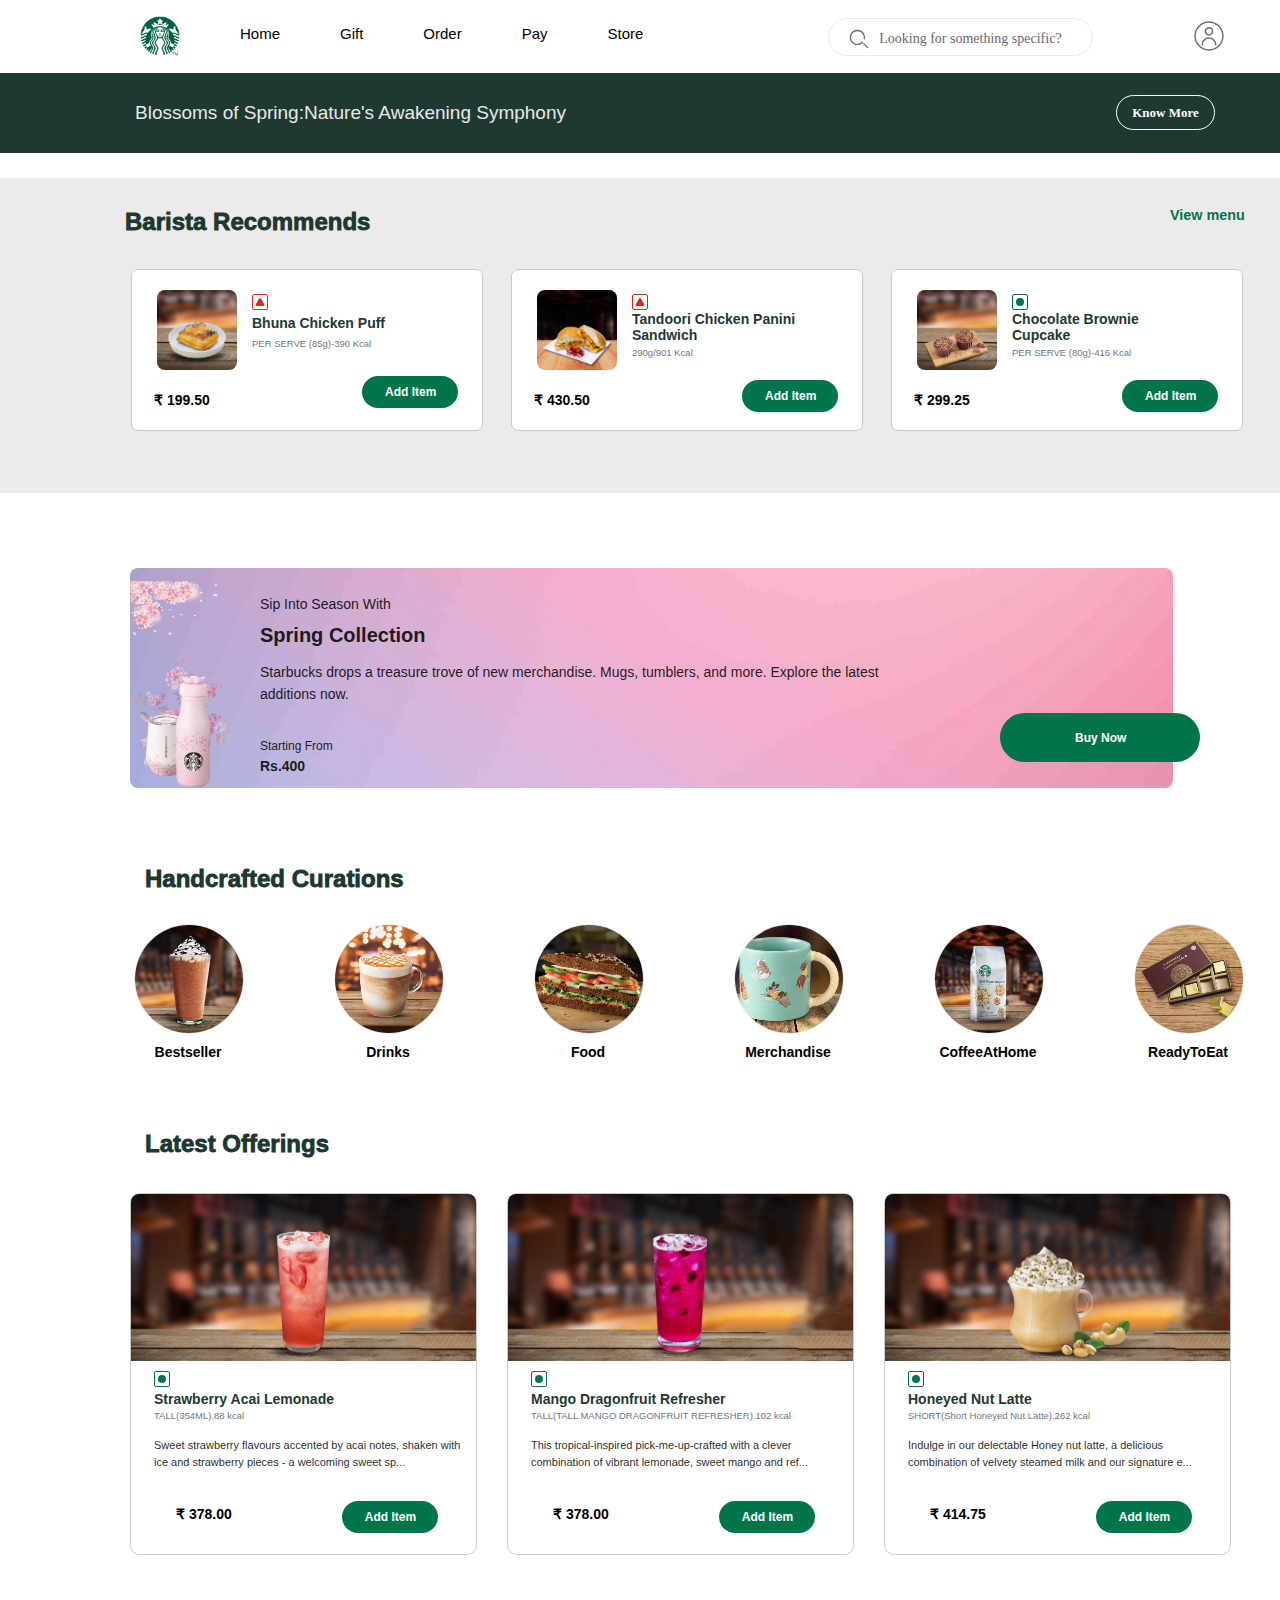
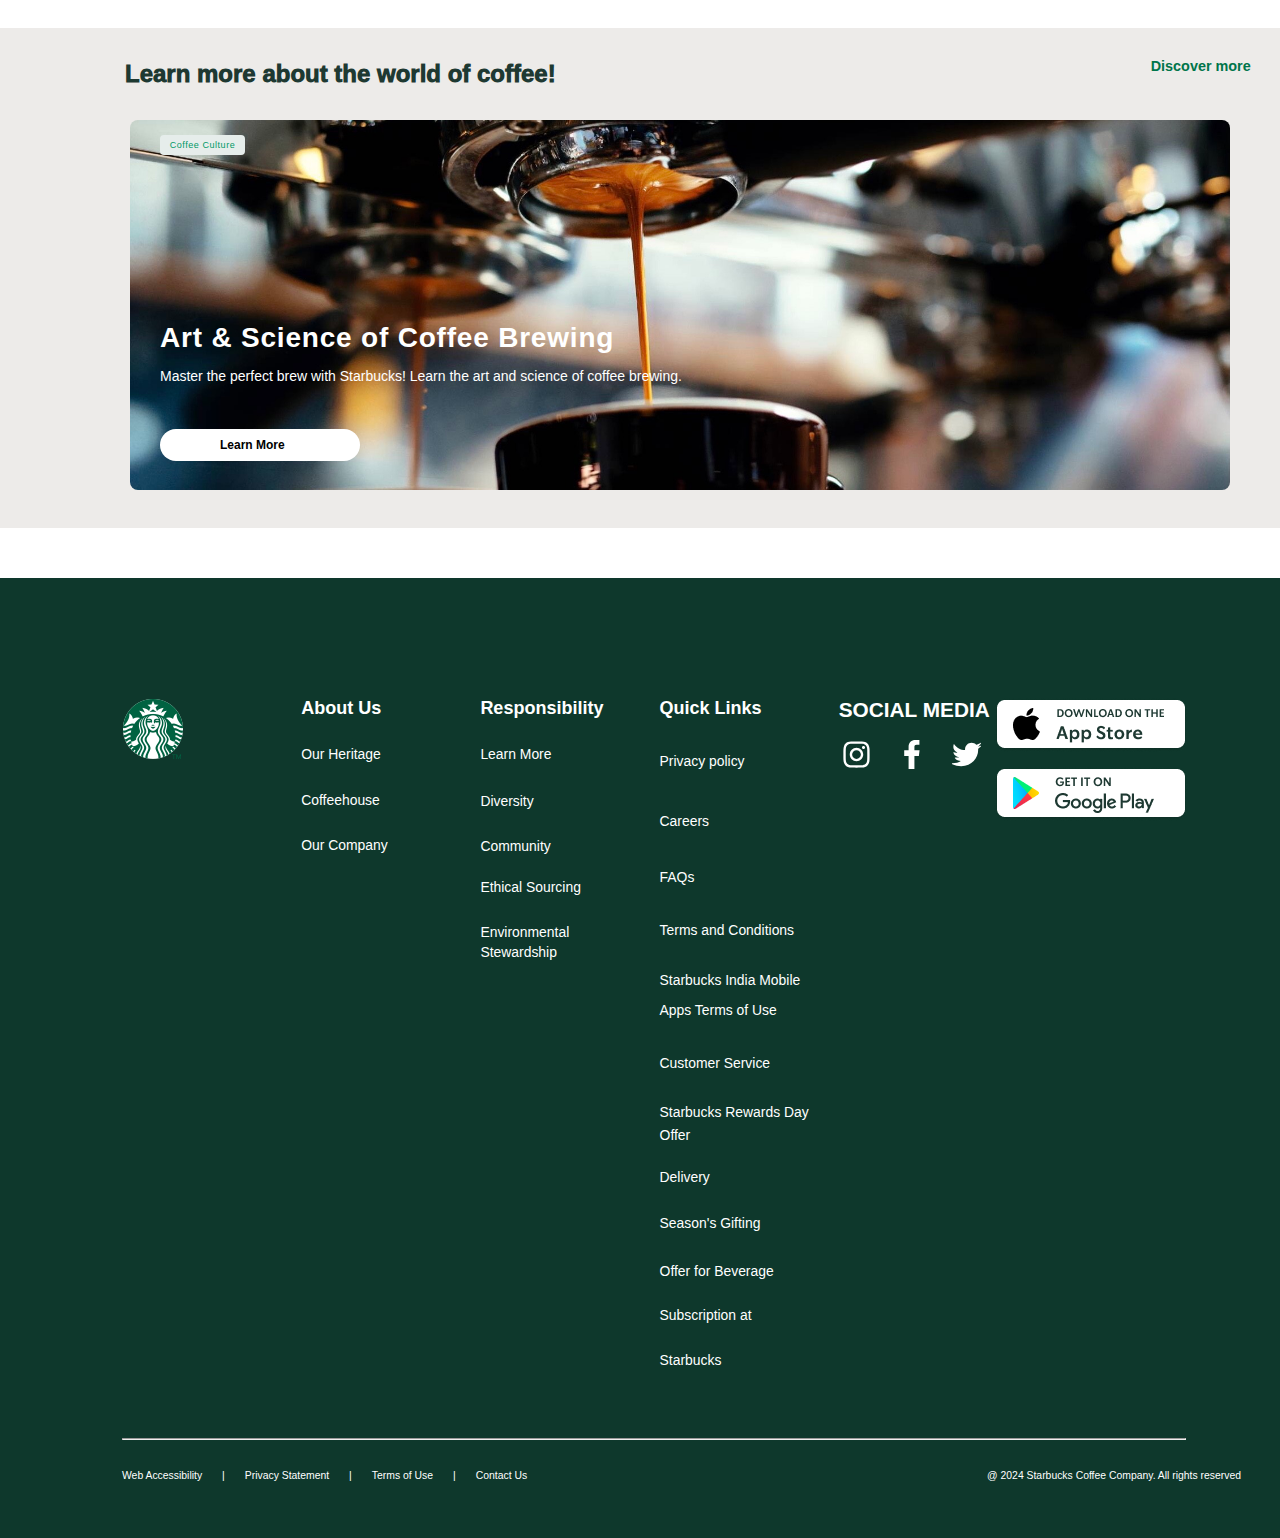
<file: index.html>
<!DOCTYPE html>
<html lang="en">
<head>
    <meta charset="UTF-8">
    <meta name="viewport" content="width=device-width, initial-scale=1.0">
    <title>Starbucks</title>
    <link href="starbucks.css" type="text/css" rel="stylesheet" >
</head>
<body>
    <div class="container">
        <div class="header">
            <img class="logo" src="images/logo.png">
            <div class="menu">Home</div>
            <div class="menu">Gift</div>
            <div class="menu">Order</div>
            <div class="menu">Pay</div>
            <div class="menu">Store</div>
            <button class="long_button">
                <div class="search">
                <img  src="images/search.svg">
                </div>
                Looking for something specific?</button>  
            <img class="account" src="images/account_thin.svg">
        </div>
        <div class="head_caption">
            <h5 class="head_quote">Blossoms of Spring:Nature's Awakening Symphony</h5>
            <button class="know_more">Know More</button>
        </div>
        <div class="white">
        </div>
        <div class="recommendations">
            <div class="rec_heading">
                <div class="barista">Barista Recommends</div>
                <div class="view_menu">View menu</div>
                <img class="leaf" src="images/greyleafright.svg">
            </div>
            <div class="tiles">
                <div class="tile1">
                    <div class="part1">
                        <img class="tile_img" src="images/puff.webp">
                        <div class="price"> ₹ 199.50</div>
                    </div>
                    <div class="part2">
                        <img class="veg" src="images/nonveg.svg">
                        <div class="item">Bhuna Chicken Puff</div>
                        <div class="serving">PER SERVE (85g)-390 Kcal</div>
                        <button class="add_item">Add Item</button>
                    </div>

                </div>
                <div class="tile1">
                    <div class="part1">
                        <img class="tile_img" src="images/sandwitch.webp">
                        <div class="price"> ₹ 430.50</div>
                    </div>
                    <div class="part2">
                        <img class="veg" src="images/nonveg.svg">
                        <div class="item">Tandoori Chicken Panini</div>
                        <div class="item2">Sandwich</div>
                        <div class="serving">290g/901 Kcal</div>
                        <button class="add_item">Add Item</button>
                    </div>
                </div>
                <div class="tile1">
                    <div class="part1">
                        <img class="tile_img" src="images/cupcake.webp">
                        <div class="price"> ₹ 299.25</div>
                    </div>
                    <div class="part2">
                        <img class="veg" src="images/veg.svg">
                        <div class="item">Chocolate Brownie</div>
                        <div class="item2">Cupcake</div>
                        <div class="serving">PER SERVE (80g)-416 Kcal</div>
                        <button class="add_item">Add Item</button>
                    </div>

                </div>

            </div>

        </div>

        <div class="spring_collection_banner">
            <div class="img_container">
                <img class="pink_background" src="images/pink.JPG">
                <div class="overlay">
                    <div class="block1">
                        <img class="pink_bottle" src="images/Spring_bottle.png">
                    </div>
                    <div class="block2">
                        <div class="spring_text1" style="padding-top: 25px;">Sip Into Season With</div>
                        <div class="spring_text2" style="margin-top: -5px;">Spring Collection</div>
                        <div class="spring_text1">Starbucks drops a treasure trove of new merchandise. Mugs, tumblers, and more. Explore the latest additions now.</div>
                        <div class="spring_text3">Starting From</div>
                        <div class="spring_text4">Rs.400</div>
                    </div>
                    <div class="block3">
                        <button class="spring_button">Buy Now</button>

                    </div>
                </div>
            </div>
        </div>
        <div class="handcraft">
            <div>
                <h2 class="baristaaa" style="padding-left: 20px;">Handcrafted Curations</h2>
            </div>
            <div class="round_pic">
                <div class="rounded_box">
                    <img class="round_img" src="images/Bestseller.webp">
                    <div class="rounded_name" style="padding-left: 10px;">Bestseller</div>
                </div>
                <div class="rounded_box">
                    <img class="round_img" src="images/Drinks.webp">
                    <div class="rounded_name" style="padding-left: 10px;">Drinks</div>
                </div>
                <div class="rounded_box">
                    <img class="round_img" src="images/Food.webp">
                    <div class="rounded_name">Food</div>
                </div>
                <div class="rounded_box">
                    <img class="round_img" src="images/Merchandise.webp">
                    <div class="rounded_name">Merchandise</div>
                </div>
                <div class="rounded_box">
                    <img class="round_img" src="images/CoffeeAtHome.webp">
                    <div class="rounded_name">CoffeeAtHome</div>
                </div>
                <div class="rounded_box">
                    <img class="round_img" src="images/ReadyToEat.webp">
                    <div class="rounded_name">ReadyToEat</div>
                </div>
        </div>
       </div>
       <div class="latest_offerings">
        <div>
            <h2 class="baristaaa" style="padding-left: 20px;">Latest Offerings</h2>
        </div>
        <div class="offering_div">
            <div class="offering_box">
                <div class="offering_img">
                    <img class="offer_image" src="images/strawberry.webp">
                </div>
                <div class="offer_text">
                    <img style="margin-top: 10px;" class="veg" src="images/veg.svg">
                    <div class="offer_item_name">Strawberry Acai Lemonade</div>
                    <div class="serving1">TALL(354ML).88 kcal</div>
                    <div class="offer_description">Sweet strawberry flavours accented by acai notes, shaken with ice and strawberry pieces - a welcoming sweet sp...</div>
                </div>
                <div class="price_button">
                    <div class="price" style="padding-top: 25px;"> ₹ 378.00</div>
                    <button class="add_item" style="margin-top: 20px;">Add Item</button>
                </div>
               
            </div>
            <div class="offering_box">
                <div class="offering_img">
                    <img class="offer_image" src="images/dragon .webp">
                </div>
                <div class="offer_text">
                    <img style="margin-top: 10px;" class="veg" src="images/veg.svg">
                    <div class="offer_item_name">Mango Dragonfruit Refresher</div>
                    <div class="serving1">TALL(TALL MANGO DRAGONFRUIT REFRESHER).102 kcal</div>
                    <div class="offer_description">This tropical-inspired pick-me-up-crafted with a clever combination of vibrant lemonade, sweet mango and ref...</div>
                </div>
                <div class="price_button">
                    <div class="price" style="padding-top: 25px;"> ₹ 378.00</div>
                    <button class="add_item" style="margin-top: 20px;">Add Item</button>
                </div>

            </div>
            <div class="offering_box">
                <div class="offering_img">
                    <img class="offer_image" src="images/honey.webp">
                </div>
                <div class="offer_text">
                    <img style="margin-top: 10px;" class="veg" src="images/veg.svg">
                    <div class="offer_item_name">Honeyed Nut Latte</div>
                    <div class="serving1">SHORT(Short Honeyed Nut Latte).262 kcal</div>
                    <div class="offer_description">Indulge in our delectable Honey nut latte, a delicious combination of velvety steamed milk and our signature e...</div>
                </div>
                <div class="price_button">
                    <div class="price" style="padding-top: 25px;"> ₹ 414.75</div>
                    <button class="add_item" style="margin-top: 20px;">Add Item</button>
                </div>

            </div>

        </div>

       </div>
       <div class="banner">
        <div class="cofee_heading">
            <div class="baristaaa" style="padding-top: 30px;">Learn more about the world of coffee!</div>
            <div class="discover_more">Discover more</div>
        </div>
        <div class="banner_img_container">
            <img class="banner_img" src="images/coffee_banner_edit.jpeg">
            <div class="overlay">
               
                <div class="cofee_text_block">
                    <button class="coffee_button1">Coffee Culture</button>
                    <div class="cofee_font1">Art & Science of Coffee Brewing</div>
                    <div class="coffee_font2">Master the perfect brew with Starbucks! Learn the art and science of coffee brewing.</div>
                    <button class="cofee_button">Learn More</button>
                    <div class="overlay1">

                    </div>
                </div>
            </div>

        </div>

       </div>
       <div class="white"></div>
       <div class="white"></div>
       <div class="footer">
        <div class="footer_container">

            <div class="footer_box_1">
                <img src="images/logo.png"> 
            </div>

            <div class="footer_box_1">
                <div class="footer_bold_font">About Us</div>
                <div class="footer_normal_font" style="margin-top: -168px;">Our Heritage</div>
                <div class="footer_normal_font" style="margin-top: -317px;">Coffeehouse</div>
                <div class="footer_normal_font" style="margin-top: -466px;">Our Company</div>
            </div>

            <div class="footer_box_1">
                <div class="footer_bold_font" >Responsibility</div>
                <div class="footer_normal_font" style="margin-top: -85px;">Learn More</div>
                <div class="footer_normal_font" style="margin-top: -149px;">Diversity</div>
                <div class="footer_normal_font" style="margin-top: -215px;">Community</div>
                <div class="footer_normal_font" style="margin-top: -285px;">Ethical Sourcing</div>
                <div class="footer_normal_font" style="margin-top: -352px;">Environmental</div>
                <div class="footer_normal_font" style="margin-top: -443px;">Stewardship</div>
            </div>
            <div class="footer_box_1">
                <div class="footer_bold_font">Quick Links</div>
                <div class="footer_normal_font" style="margin-top: -17px;">Privacy policy</div>
                <div class="footer_normal_font" style="margin-top: -8px;">Careers</div>
                <div class="footer_normal_font" style="margin-top: -11px;">FAQs</div>
                <div class="footer_normal_font" style="margin-top: -14px;">Terms and Conditions</div>
                <div class="footer_normal_font" style="margin-top: -17px;">Starbucks India Mobile</div>
                <div class="footer_normal_font" style="margin-top: -38px;">Apps Terms of Use</div>
                <div class="footer_normal_font" style="margin-top: -36px;">Customer Service</div>
                <div class="footer_normal_font" style="margin-top: -38px;">Starbucks Rewards Day</div>
                <div class="footer_normal_font" style="margin-top: -66px;">Offer</div>
                <div class="footer_normal_font" style="margin-top: -75px;">Delivery</div>
                <div class="footer_normal_font" style="margin-top: -79px;">Season's Gifting</div>
                <div class="footer_normal_font" style="margin-top: -82px;">Offer for Beverage</div>
                <div class="footer_normal_font" style="margin-top: -89px;">Subscription at</div>
                <div class="footer_normal_font" style="margin-top: -95px;">Starbucks</div>

            </div>
            <div class="footer_box_3">
                <div class="footer_bolder_font">SOCIAL MEDIA</div>
                <div class="footer_Social_media">
                    <img class="footer_social" src="images/instagram.svg">
                    <img class="footer_social" style="padding-left: 20px;" src="images/facebook.svg">
                    <img class="footer_social" style="padding-left: 20px;" src="images/twitter.svg">
                </div>

            </div>
            <div class="footer_box_1">
                <img class="fb_ios" src="images/appstoreiOS.png">
                <img class="fb_ios" style="margin-top: -358px;" src="images/appstoreAndroid.png">
            </div>

        </div>
        <hr class="line">
        <div class="footer_end">
            <div >Web Accessibility</div>
            <div class="end_text">|</div>
            <div class="end_text">Privacy Statement</div>
            <div class="end_text">|</div>
            <div class="end_text">Terms of Use</div>
            <div class="end_text">|</div>
            <div class="end_text">Contact Us</div>
            <div style="padding-left: 460px;">@ 2024 Starbucks Coffee Company. All rights reserved</div>

        </div>
       </div>
    </div>
</body>
</html>
</file>
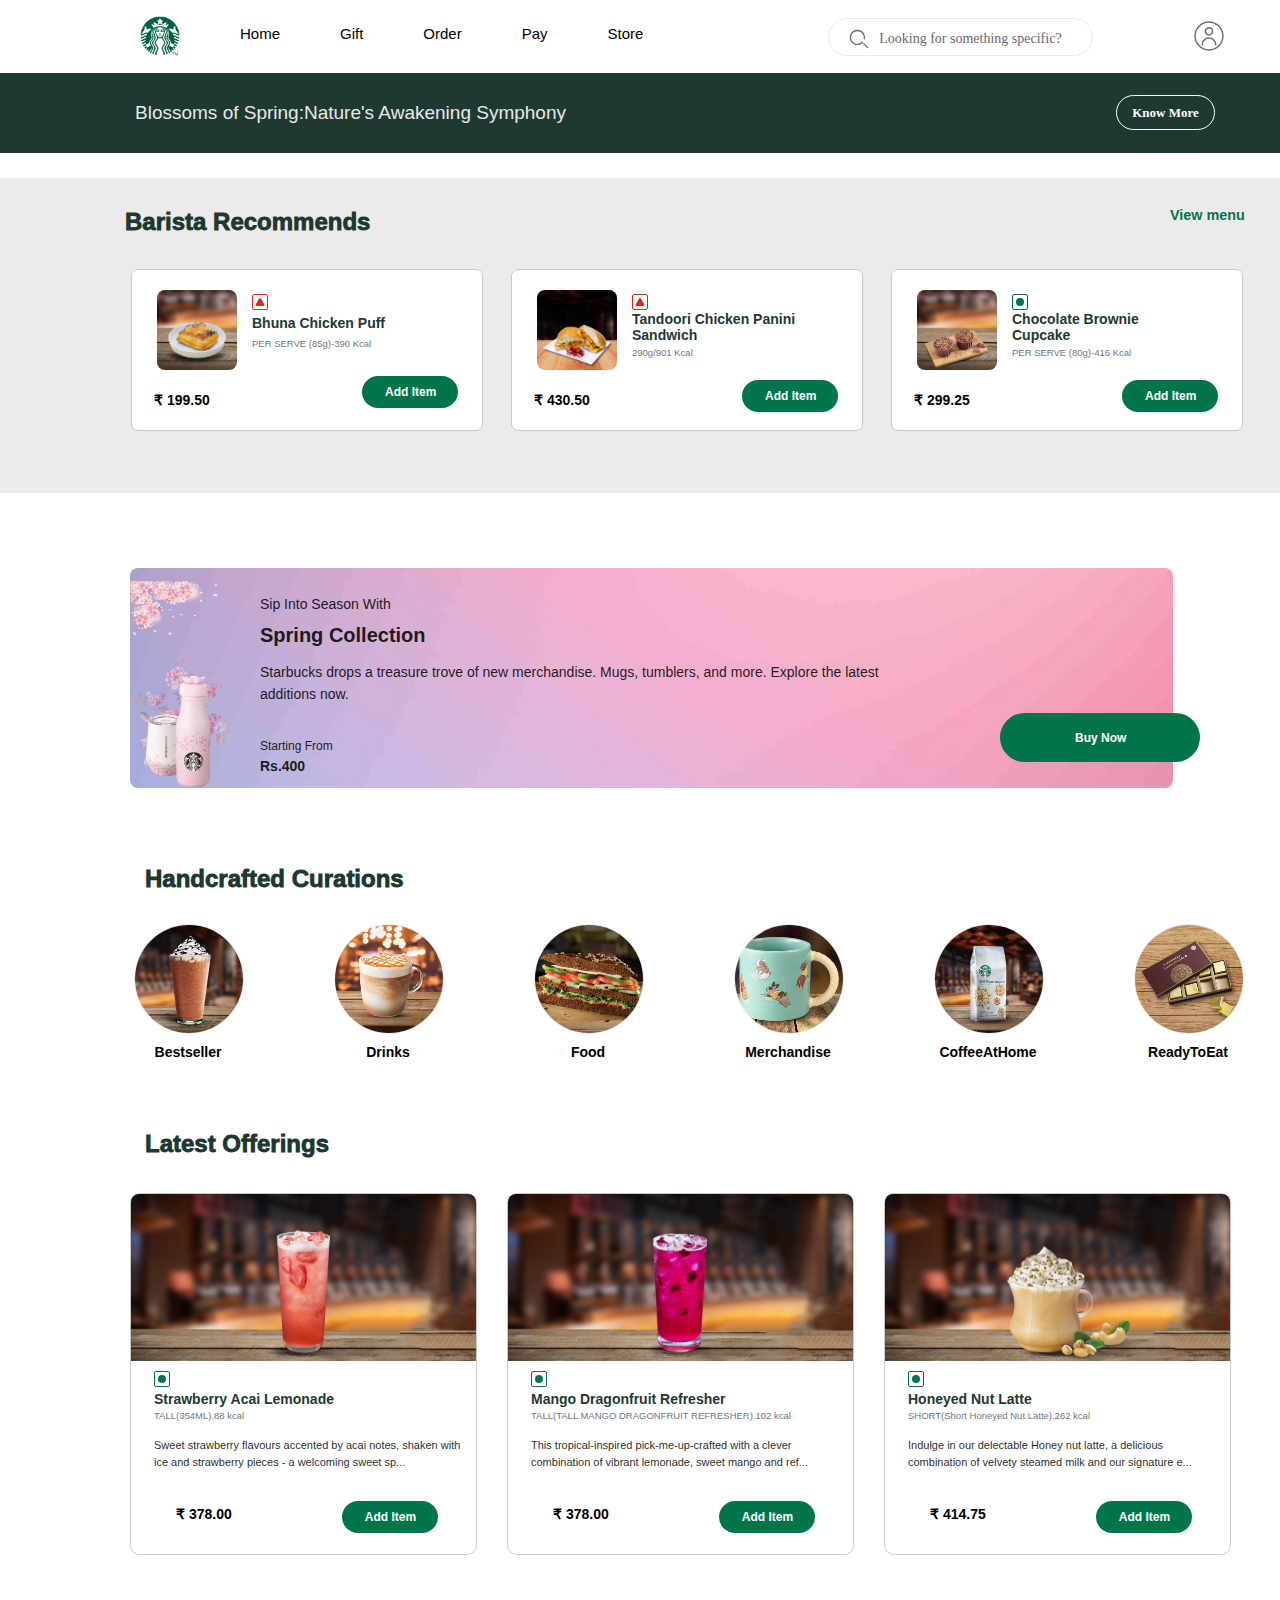
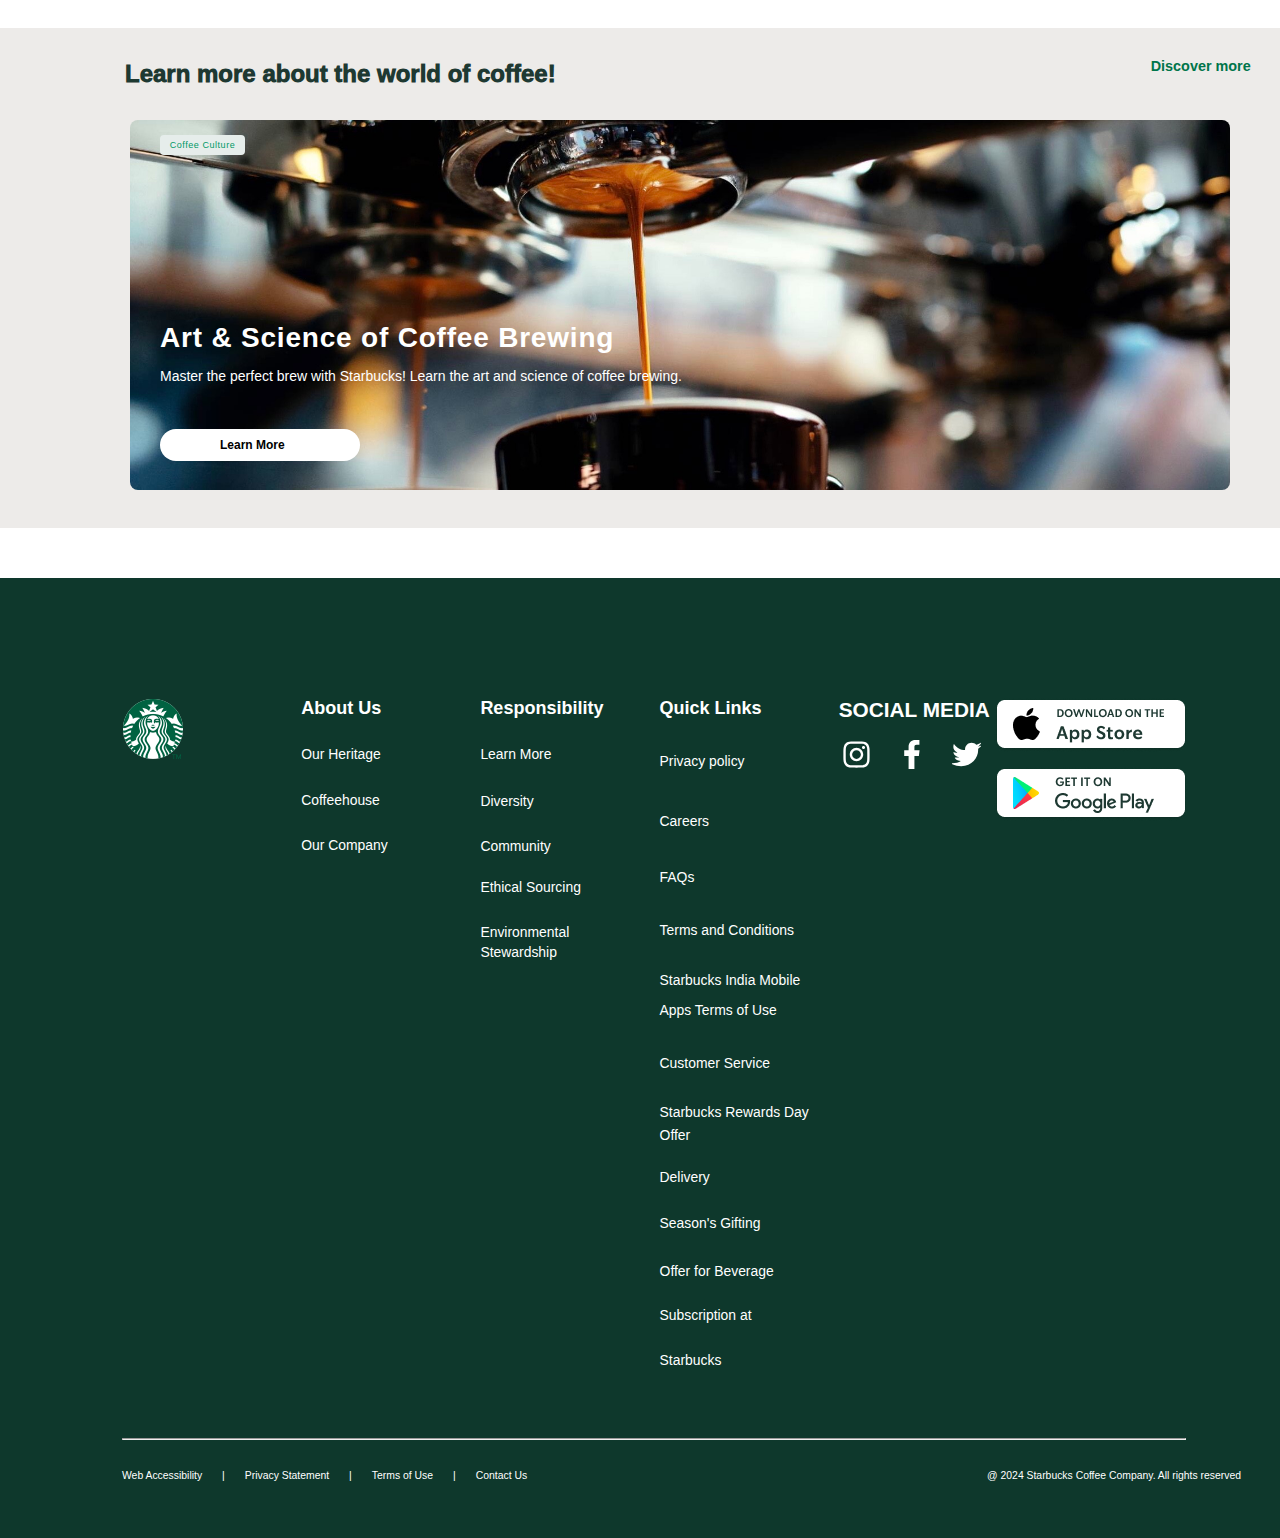
<file: starbucks.html>
<!DOCTYPE html>
<html lang="en">
<head>
    <meta charset="UTF-8">
    <meta name="viewport" content="width=device-width, initial-scale=1.0">
    <title>Starbucks</title>
    <link href="starbucks.css" type="text/css" rel="stylesheet" >
</head>
<body>
    <div class="container">
        <div class="header">
            <img class="logo" src="images/logo.png">
            <div class="menu">Home</div>
            <div class="menu">Gift</div>
            <div class="menu">Order</div>
            <div class="menu">Pay</div>
            <div class="menu">Store</div>
            <button class="long_button">
                <div class="search">
                <img  src="images/search.svg">
                </div>
                Looking for something specific?</button>  
            <img class="account" src="images/account_thin.svg">
        </div>
        <div class="head_caption">
            <h5 class="head_quote">Blossoms of Spring:Nature's Awakening Symphony</h5>
            <button class="know_more">Know More</button>
        </div>
        <div class="white">
        </div>
        <div class="recommendations">
            <div class="rec_heading">
                <div class="barista">Barista Recommends</div>
                <div class="view_menu">View menu</div>
                <img class="leaf" src="images/greyleafright.svg">
            </div>
            <div class="tiles">
                <div class="tile1">
                    <div class="part1">
                        <img class="tile_img" src="images/puff.webp">
                        <div class="price"> ₹ 199.50</div>
                    </div>
                    <div class="part2">
                        <img class="veg" src="images/nonveg.svg">
                        <div class="item">Bhuna Chicken Puff</div>
                        <div class="serving">PER SERVE (85g)-390 Kcal</div>
                        <button class="add_item">Add Item</button>
                    </div>

                </div>
                <div class="tile1">
                    <div class="part1">
                        <img class="tile_img" src="images/sandwitch.webp">
                        <div class="price"> ₹ 430.50</div>
                    </div>
                    <div class="part2">
                        <img class="veg" src="images/nonveg.svg">
                        <div class="item">Tandoori Chicken Panini</div>
                        <div class="item2">Sandwich</div>
                        <div class="serving">290g/901 Kcal</div>
                        <button class="add_item">Add Item</button>
                    </div>
                </div>
                <div class="tile1">
                    <div class="part1">
                        <img class="tile_img" src="images/cupcake.webp">
                        <div class="price"> ₹ 299.25</div>
                    </div>
                    <div class="part2">
                        <img class="veg" src="images/veg.svg">
                        <div class="item">Chocolate Brownie</div>
                        <div class="item2">Cupcake</div>
                        <div class="serving">PER SERVE (80g)-416 Kcal</div>
                        <button class="add_item">Add Item</button>
                    </div>

                </div>

            </div>

        </div>

        <div class="spring_collection_banner">
            <div class="img_container">
                <img class="pink_background" src="images/pink.JPG">
                <div class="overlay">
                    <div class="block1">
                        <img class="pink_bottle" src="images/Spring_bottle.png">
                    </div>
                    <div class="block2">
                        <div class="spring_text1" style="padding-top: 25px;">Sip Into Season With</div>
                        <div class="spring_text2" style="margin-top: -5px;">Spring Collection</div>
                        <div class="spring_text1">Starbucks drops a treasure trove of new merchandise. Mugs, tumblers, and more. Explore the latest additions now.</div>
                        <div class="spring_text3">Starting From</div>
                        <div class="spring_text4">Rs.400</div>
                    </div>
                    <div class="block3">
                        <button class="spring_button">Buy Now</button>

                    </div>
                </div>
            </div>
        </div>
        <div class="handcraft">
            <div>
                <h2 class="baristaaa" style="padding-left: 20px;">Handcrafted Curations</h2>
            </div>
            <div class="round_pic">
                <div class="rounded_box">
                    <img class="round_img" src="images/Bestseller.webp">
                    <div class="rounded_name" style="padding-left: 10px;">Bestseller</div>
                </div>
                <div class="rounded_box">
                    <img class="round_img" src="images/Drinks.webp">
                    <div class="rounded_name" style="padding-left: 10px;">Drinks</div>
                </div>
                <div class="rounded_box">
                    <img class="round_img" src="images/Food.webp">
                    <div class="rounded_name">Food</div>
                </div>
                <div class="rounded_box">
                    <img class="round_img" src="images/Merchandise.webp">
                    <div class="rounded_name">Merchandise</div>
                </div>
                <div class="rounded_box">
                    <img class="round_img" src="images/CoffeeAtHome.webp">
                    <div class="rounded_name">CoffeeAtHome</div>
                </div>
                <div class="rounded_box">
                    <img class="round_img" src="images/ReadyToEat.webp">
                    <div class="rounded_name">ReadyToEat</div>
                </div>
        </div>
       </div>
       <div class="latest_offerings">
        <div>
            <h2 class="baristaaa" style="padding-left: 20px;">Latest Offerings</h2>
        </div>
        <div class="offering_div">
            <div class="offering_box">
                <div class="offering_img">
                    <img class="offer_image" src="images/strawberry.webp">
                </div>
                <div class="offer_text">
                    <img style="margin-top: 10px;" class="veg" src="images/veg.svg">
                    <div class="offer_item_name">Strawberry Acai Lemonade</div>
                    <div class="serving1">TALL(354ML).88 kcal</div>
                    <div class="offer_description">Sweet strawberry flavours accented by acai notes, shaken with ice and strawberry pieces - a welcoming sweet sp...</div>
                </div>
                <div class="price_button">
                    <div class="price" style="padding-top: 25px;"> ₹ 378.00</div>
                    <button class="add_item" style="margin-top: 20px;">Add Item</button>
                </div>
               
            </div>
            <div class="offering_box">
                <div class="offering_img">
                    <img class="offer_image" src="images/dragon .webp">
                </div>
                <div class="offer_text">
                    <img style="margin-top: 10px;" class="veg" src="images/veg.svg">
                    <div class="offer_item_name">Mango Dragonfruit Refresher</div>
                    <div class="serving1">TALL(TALL MANGO DRAGONFRUIT REFRESHER).102 kcal</div>
                    <div class="offer_description">This tropical-inspired pick-me-up-crafted with a clever combination of vibrant lemonade, sweet mango and ref...</div>
                </div>
                <div class="price_button">
                    <div class="price" style="padding-top: 25px;"> ₹ 378.00</div>
                    <button class="add_item" style="margin-top: 20px;">Add Item</button>
                </div>

            </div>
            <div class="offering_box">
                <div class="offering_img">
                    <img class="offer_image" src="images/honey.webp">
                </div>
                <div class="offer_text">
                    <img style="margin-top: 10px;" class="veg" src="images/veg.svg">
                    <div class="offer_item_name">Honeyed Nut Latte</div>
                    <div class="serving1">SHORT(Short Honeyed Nut Latte).262 kcal</div>
                    <div class="offer_description">Indulge in our delectable Honey nut latte, a delicious combination of velvety steamed milk and our signature e...</div>
                </div>
                <div class="price_button">
                    <div class="price" style="padding-top: 25px;"> ₹ 414.75</div>
                    <button class="add_item" style="margin-top: 20px;">Add Item</button>
                </div>

            </div>

        </div>

       </div>
       <div class="banner">
        <div class="cofee_heading">
            <div class="baristaaa" style="padding-top: 30px;">Learn more about the world of coffee!</div>
            <div class="discover_more">Discover more</div>
        </div>
        <div class="banner_img_container">
            <img class="banner_img" src="images/coffee_banner_edit.jpeg">
            <div class="overlay">
               
                <div class="cofee_text_block">
                    <button class="coffee_button1">Coffee Culture</button>
                    <div class="cofee_font1">Art & Science of Coffee Brewing</div>
                    <div class="coffee_font2">Master the perfect brew with Starbucks! Learn the art and science of coffee brewing.</div>
                    <button class="cofee_button">Learn More</button>
                </div>
            </div>

        </div>

       </div>
       <div class="white"></div>
       <div class="white"></div>
       <div class="footer">
        <div class="footer_container">

            <div class="footer_box_1">
                <img src="images/logo.png"> 
            </div>

            <div class="footer_box_1">
                <div class="footer_bold_font">About Us</div>
                <div class="footer_normal_font" style="margin-top: -168px;">Our Heritage</div>
                <div class="footer_normal_font" style="margin-top: -317px;">Coffeehouse</div>
                <div class="footer_normal_font" style="margin-top: -466px;">Our Company</div>
            </div>

            <div class="footer_box_1">
                <div class="footer_bold_font" >Responsibility</div>
                <div class="footer_normal_font" style="margin-top: -85px;">Learn More</div>
                <div class="footer_normal_font" style="margin-top: -149px;">Diversity</div>
                <div class="footer_normal_font" style="margin-top: -215px;">Community</div>
                <div class="footer_normal_font" style="margin-top: -285px;">Ethical Sourcing</div>
                <div class="footer_normal_font" style="margin-top: -352px;">Environmental</div>
                <div class="footer_normal_font" style="margin-top: -443px;">Stewardship</div>
            </div>
            <div class="footer_box_1">
                <div class="footer_bold_font">Quick Links</div>
                <div class="footer_normal_font" style="margin-top: -17px;">Privacy policy</div>
                <div class="footer_normal_font" style="margin-top: -8px;">Careers</div>
                <div class="footer_normal_font" style="margin-top: -11px;">FAQs</div>
                <div class="footer_normal_font" style="margin-top: -14px;">Terms and Conditions</div>
                <div class="footer_normal_font" style="margin-top: -17px;">Starbucks India Mobile</div>
                <div class="footer_normal_font" style="margin-top: -38px;">Apps Terms of Use</div>
                <div class="footer_normal_font" style="margin-top: -36px;">Customer Service</div>
                <div class="footer_normal_font" style="margin-top: -38px;">Starbucks Rewards Day</div>
                <div class="footer_normal_font" style="margin-top: -66px;">Offer</div>
                <div class="footer_normal_font" style="margin-top: -75px;">Delivery</div>
                <div class="footer_normal_font" style="margin-top: -79px;">Season's Gifting</div>
                <div class="footer_normal_font" style="margin-top: -82px;">Offer for Beverage</div>
                <div class="footer_normal_font" style="margin-top: -89px;">Subscription at</div>
                <div class="footer_normal_font" style="margin-top: -95px;">Starbucks</div>

            </div>
            <div class="footer_box_3">
                <div class="footer_bolder_font">SOCIAL MEDIA</div>
                <div class="footer_Social_media">
                    <img class="footer_social" src="images/instagram.svg">
                    <img class="footer_social" style="padding-left: 20px;" src="images/facebook.svg">
                    <img class="footer_social" style="padding-left: 20px;" src="images/twitter.svg">
                </div>

            </div>
            <div class="footer_box_1">
                <img src="images/appstoreiOS.png">
                <img style="margin-top: -358px;" src="images/appstoreAndroid.png">
            </div>

        </div>
        <hr class="line">
        <div class="footer_end">
            <div >Web Accessibility</div>
            <div class="end_text">|</div>
            <div class="end_text">Privacy Statement</div>
            <div class="end_text">|</div>
            <div class="end_text">Terms of Use</div>
            <div class="end_text">|</div>
            <div class="end_text">Contact Us</div>
            <div style="padding-left: 460px;">@ 2024 Starbucks Coffee Company. All rights reserved</div>

        </div>
       </div>
    </div>
</body>
</html>
</file>
<file: starbucks.css>
.container{
    width:100%;
}
body{
    margin: 0%;
    padding: 0%;
    font-family: SoDoSans_Light,Helvetica,sans-serif!important;
}
.header{
    height: 73px;
    width: 100%;
    border: 1px rgb(93, 94, 95);
    display: flex;
    position: fixed;
    background: #fff;
    z-index: 1;
}
.head_caption{
    height: 83px;
    width: 100%;
    background-color: #1e3932;
    display: flex;
    cursor: pointer;
   padding-top: 70px;
   
}
.head_quote{
    color: #ebe7e7;
    font-size: 19px;
    font-weight: 200;
    margin-left: 135px;
    font-family: SoDoSans_Light,Helvetica,sans-serif!important;
}
.know_more{
    background-color: transparent;
    height: 35px;
    font-size: 13px;
    width: 99px;
    font-family: "National2-Medium";
    font-style: normal;
    font-weight: bolder;
    line-height: 23px;
    margin-left: 550px;
    color:white;
    font-weight: 700px;
    border-radius: 20px;
    margin-top: 25px;
    border: 1px solid #ffffff;    
    cursor: pointer;
}
.logo{
    width: 40px;
    height: 40px;
    padding-top: 16px;
    margin-left: 140px; 
    cursor: pointer; 
}
.menu{
    padding-top: 25px;
    margin-left: 60px;  
    font-size:15px;
    font-weight:5px ;
    cursor: pointer;
}
.account{
    height: 32px;
    width: 32px;
    padding-top: 20px;
    margin-left: 100px; 
    cursor: pointer;
}
.long_button{
    background-color: transparent;
    height: 38px;
    font-size: 14px;
    width: 265px;
    font-family: "National2-Medium";
    font-style: normal;
    font-weight:1px;
    line-height: 23px;
    margin-left: 185px;
    color:rgb(105, 103, 103);
    font-weight: 700px;
    border-radius: 20px;
    margin-top: 18px;
    border: 1px solid #eee9e9;     
    display: flex; 
    padding-top: 8px;
    padding-left: 15px;
}
.search{
   margin-top: 2px;
   margin-left: 2%;
   padding-right: 10px;
   cursor: pointer;
}
.white{
    height: 25px;
    width: 100%;
}
.recommendations{
    height: 315px;
    width: 100%;
    background-color:#edebe9;
}
.rec_heading{
    height: 91px;
    width: 100%;
}
.barista{
    font-family: SoDoSans_Bold,Helvetica,sans-serif!important;
    color: #1e3932;
    font-size: 1.5em;
    font-weight: 910;
    line-height: 1.2;
    margin-left: 125px;
    padding-top: 30px;
}
.view_menu{
    margin-left: 1170px;
    color: #00754a;
    font-size: .9rem;
    cursor: pointer;
    font-family: SoDoSans_Semibold,Helvetica,sans-serif;
    font-weight: bolder;
    margin-top: -30px;
    cursor: pointer;
}
.leaf{
    width: 57px;
    height: 70px;
    margin-left:1290px ;
    margin-top:-50px ;
}
.tiles{
    height: 165px;
    width: 90%;
    display: flex;
    margin-left: 103px;

}
.tile1{
    height: 160px;
    width: 350px;
    background-color: #ffffff;
    margin-left: 28px;
    border-radius: 7px;
    display: flex;
    border:rgb(204, 201, 201) 1px solid;
    cursor: pointer;
}
.part1{
    height: 160px;
    width: 120px;
    display: grid;
}
.part2{
    height: 160px;
    width: 230px;
    display: grid;
}
.tile_img{
    width: 80px;
    height: 80px;
    border-radius: 8px;
    object-fit: cover;
    margin-left: 25px;
    margin-top:20px;
}
.price{
    color: #000;
    font-size: 14px;
    font-weight: 600;
    font-family: SoDoSans_Semibold,Helvetica,sans-serif;
    margin-left:22px ;
}
.veg{
    margin-top: 24px;
}
.item{
    font-size: 14px;
    color: #1e3932;
    font-weight: 700;
    line-height: 1.2;
    margin-top: -17px;
}
.item2{
    font-size: 14px;
    color: #1e3932;
    font-weight: 700;
    line-height: 1.2;
    margin-top: -18px; 
}
.serving{
    font-size: 9.5px;
    font-family: Pike_Regular,Helvetica,sans-serif!important;
    color: #6c757d!important;
    margin-top:-16px;
}
.add_item{
    width: 96px;
    height: 32px;
    border: 0;
    line-height: 2.75rem;
    font-style: normal;
    font-weight: bolder;
    text-align: center;
    display: inline-flex;
    margin-left: 110px;
    cursor: pointer;
    font-size: 12px;
    border-radius: 30px;
    font-family: SoDoSans_Semibold,Helvetica,sans-serif;
    color: #fff;
    background-color: #00754a;
    align-items: center;
    text-align: center;
    padding-left: 23px;
}
.add_item:hover{
    color: #fff;
    background-color: #1e3932;
}
.spring_collection_banner{
    height: 370px;
    width: 100%;
    position: relative;
}
.img_container{
    height: 220px;
    margin-left: 130px;
    padding-top: 75px;
    width: 81.5%;
    position: relative;
    cursor: pointer;
   
}
.pink_background{
    border-radius: 8px;
    height: 220px;
    width: 100%;
    object-fit: cover;
}
.pink_bottle{
    width: 100px;
    height:207px ;
    padding-top: 13px;
}
.spring_text1{
    font-weight: 500;
    font-size: 14px;
    color: #000000de;
    font-family: SoDoSans_Regular,Helvetica,sans-serif;
    line-height: 22px;
}
.spring_text2{
    font-weight:bolder;
    font-size: 20px;
    color: #000000de;
    font-family: SoDoSans_Regular,Helvetica,sans-serif;
}
.spring_text3{
    font-weight: 400;
    font-size: 12px;
    color: #000000de;
    font-family: SoDoSans_Regular,Helvetica,sans-serif;
    margin-top: 20px;
}
.spring_text4{
    font-weight: 600;
    font-size: 14px;
    color: #000000de;
    font-family: SoDoSans_Regular,Helvetica,sans-serif;
    margin-top: -9px;
}
.overlay{
    position: absolute;
    height: 100%;
    width: 100%;
}
.block1{
    position: absolute;
    height: 220px;
    width: 130px;
    margin-top: -224px;
}
.block2{
    position: absolute;
    height: 220px;
    width: 620px;
    margin-top: -224px; 
    margin-left: 130px;
    display: grid;
}
.block3{
    position: absolute;
    height: 220px;
    width: 220px;
    margin-top: -224px; 
    margin-left: 870px;
}
.spring_button{
    height: 49px;
    width: 200px;
    border: 0;
    line-height: 2.75rem;
    font-style: normal;
    font-weight: bolder;
    text-align: center;
    display: inline-flex;
    align-items: center;
    text-align: center;
    color: #fff;
    background-color: #00754a;
    position: absolute;
    cursor: pointer;
    font-size: 12px;
    border-radius: 30px;
    font-family: SoDoSans_Semibold,Helvetica,sans-serif;
    padding-left: 75px;
    margin-top: 145px;
}

.handcraft{
    width: 100%;
    height: 265px;
    display: grid;
}
.round_pic{
    display: flex;
    width: 94%;
    height: 145px;
    margin-top: -48px;
    margin-left: 59px;
}
.rounded_box{
    height:145px;
    width: 135px;
    display: grid;
    margin-left: 65px;
}
.round_img{
    height: 108px;
    width: 108px;
    object-fit: cover;
    border-radius: 50%;
    border: 1px solid #edebe9;
    cursor: pointer;
    margin-left: 10px; 
}
.round_img:hover{ 
    border: 2px solid #00804c;  
}
.rounded_name{
    width: 108px; 
    text-align: center;
    font-size: 14px;
    font-family: SoDoSans_Semibold,Helvetica,sans-serif;
    padding-left: 10px;
    font-weight: bolder;
    
}
.baristaaa{
    font-family: SoDoSans_Bold,Helvetica,sans-serif!important;
    color: #1e3932;
    font-size: 1.5em;
    font-weight: 910;
    line-height: 1.2;
    margin-left: 125px;
    margin-top: 0%;
    margin-top: 2px;
}
.latest_offerings{
    width: 100%;
    height: 500px;
    display: grid;
}
.offering_div{
    width: 87%;
    height:360px;
    margin-left: 100px;
    display: flex;
    margin-top: -60px;
    cursor: pointer;
}
.offering_box{
    height:360px;
    width: 345px;
    background-color: white;
    margin-left: 30px;
    border-radius: 10px;
    border:rgb(204, 201, 201) 1px solid;
}
.offering_img{
    width: 345px;
    height: 167px;
    display: grid;
}
.offer_image{
    height: 167px;
    object-fit: cover;
    border-top-left-radius: 8px;
    border-top-right-radius: 8px;
    width: 345px;
}
.offer_text{
    width: 310px;
    height: 120px;
    margin-left: 23px;
}
.offer_item_name{
    font-size: 14px;
    color: #1e3932;
    font-family: SoDoSans_Semibold,Helvetica,sans-serif!important;
    font-weight: bold;
}
.offer_description{
    color: #000000de;
    font-size: 11px;
    margin-top: 5px;
    font-family: SoDoSans_Semibold,Helvetica,sans-serif!important;
    line-height: 17px;
    padding-top: 11px;  
}
.serving1{
    font-size: 9.5px;
    font-family: Pike_Regular,Helvetica,sans-serif!important;
    color: #6c757d!important;
    margin-top:3px;
}
.price_button{
    width: 310px;
    height: 70px;
    margin-left: 23px;
    display: flex;
}

.banner{
    width: 100%;
    height: 500px;
    background-color:#edebe9;
    display: grid;
}
.cofee_heading{
    width:100%;
    height: 92px;
    display: flex;
}
.discover_more{
    margin-left: 595px;
    color: #00754a;
    font-size: .9rem;
    cursor: pointer;
    font-family: SoDoSans_Semibold,Helvetica,sans-serif;
    font-weight: bolder;
    margin-top: 30px; 
}
.banner_img_container{
    height: 370px;
    margin-left: 130px;
    width: 1100px;
    position: relative;
    margin-top: -38px;
    cursor: pointer;
}
.banner_img{
    position: absolute;
    border-radius: 8px;
    height: 370px;
    width: 1100px;
}
.overlay1{
    height: 370px;
    width: 1100px;
    margin-left: -30px;
    position: absolute; 
    background: rgba(0,0,0,0.5);
    display: grid;
    opacity: 0;
}
.overlay1:hover{
    opacity: 1;
}
.cofee_text_block{
    position: absolute;
    height: 370px;
    width: 570px;
    margin-left: 30px;
    display: grid;
}
.cofee_font1{
    font-size: 28px;
    font-family: SoDoSans_Semibold,Helvetica,sans-serif;
    color: #fff;
    font-weight: 600;
    line-height: 1.2;
    margin-top: 137px;
    letter-spacing: .8px;
}
.coffee_font2{
   
    font-weight: 400;
    font-size: 14px;
    font-family: SoDoSans_Semibold,Helvetica,sans-serif;
    color: #fff;
    margin-top: -15px;
}
.cofee_button{
    width: 200px;
    height: 32px;
    border: 0;
    line-height: 2.75rem;
    font-style: normal;
    font-weight: bolder;
    text-align: center;
    display: inline-flex;
    cursor: pointer;
    font-size: 12px;
    border-radius: 16px;
    font-family: SoDoSans_Semibold,Helvetica,sans-serif;
    color: #000;
    background-color: #fff;
    align-items: center;
    padding-left: 60px;
    margin-top: 16px;
}
.coffee_button1{
    color: #096;
    font-family: SoDoSans_Semibold,Helvetica,sans-serif;
    font-size: 9px;
    background: #e6edeb;
    border-radius: 4px;
    letter-spacing: .06em;
    width: 85px;
    font-weight: 400;
    height: 20px;
    margin-top: 15px;
    border: #e6edeb;;
}
.footer{
    width:100%;
    height: 840px;
    background-color: #0e382c;
    padding-top: 120px;
}
.footer_container{
    width:83%;
    height: 700px;
    margin-left: 122px;
    display: flex;
}
.footer_box_1{
    height: 800px;
    width: 190px;
    display: grid;
}
.footer_box_3{
    height: 800px;
    width: 165px;
}
.footer_bold_font{
    font-size: 1.125em;
    color: #fff;
    font-family: SoDoSans_Semibold,Helvetica,sans-serif;
    cursor: pointer;
    font-weight: 600;
    line-height: 1.2;
}
.footer_normal_font{
    font-weight:lighter;
    font-size: .870em;
    color: #fff;  
    cursor: pointer;
}
.footer_normal_font:hover{
    text-decoration: none;
    color: #a2a2a2;
    cursor: pointer;
}
.footer_bolder_font{
    font-weight: 600;
    font-size: 1.3rem;
    text-decoration: none;
    color: #fff;  
    cursor: pointer;
}
.footer_Social_media{
    display: flex;
    margin-top: 15px;
    cursor: pointer;
}
.footer_social{
    height: 35px;
    width: 35px;
}
.fb_ios{
    cursor: pointer;
}
.line{
    width:83%;
    margin-left: 122px;
    color: #a0a0a0;
    margin-top: 40px;
}
.footer_end{
    display: flex;
    color: #fff;
    font-size: .65em;
    font-family: SoDoSans_Light,Helvetica,sans-serif!important;
    margin-top: 30px;
    margin-left: 122px;
    cursor: pointer;
}
.end_text{
    padding-left: 20px;
}
</file>
